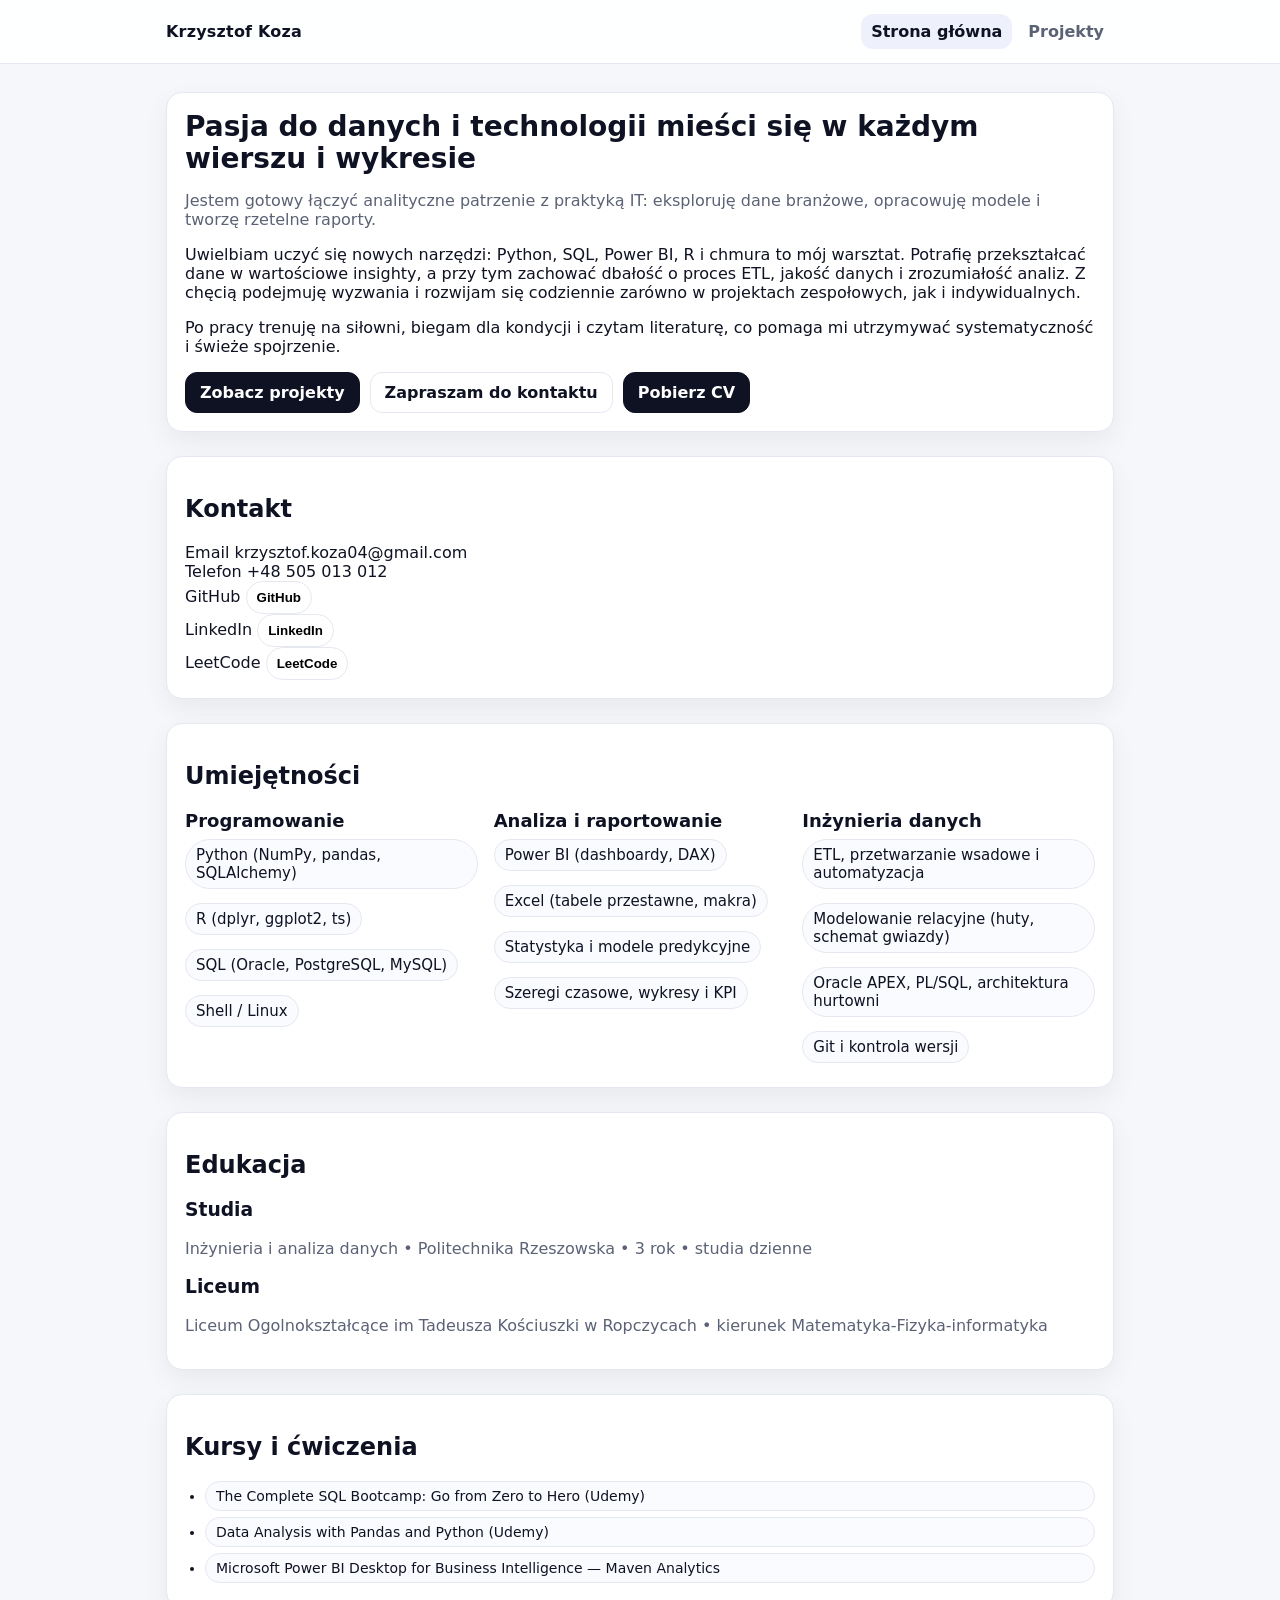
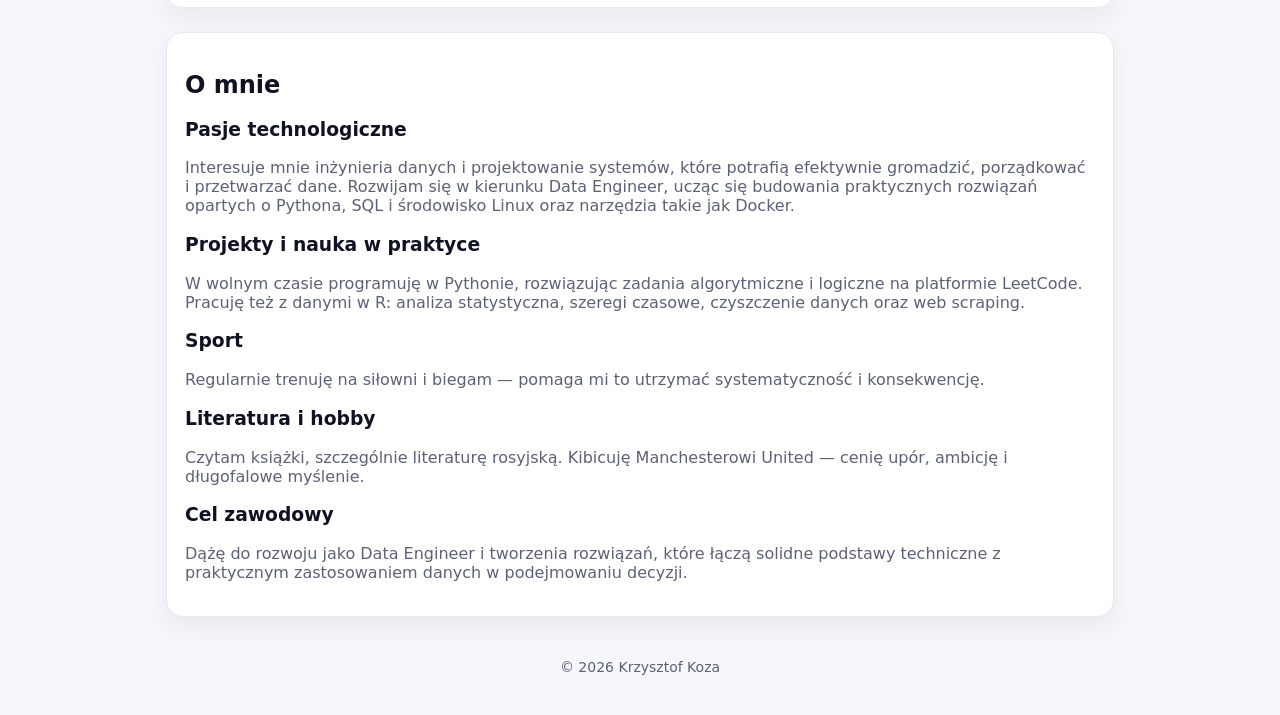
<file: index.html>
<!DOCTYPE html>
<html lang="pl">
<head>
  <meta charset="UTF-8" />
  <meta name="viewport" content="width=device-width, initial-scale=1.0" />
  <title>Strona główna – Krzysztof Koza</title>
  <link rel="stylesheet" href="style.css" />
</head>
<body>
  <header class="topbar">
    <div class="topbar-inner">
      <a class="brand" href="index.html">Krzysztof Koza</a>

      <nav class="nav">
        <a class="nav-link active" href="index.html">Strona główna</a>
        <a class="nav-link" href="projects.html">Projekty</a>
      </nav>
    </div>
  </header>

  <main class="page">
    <!-- HERO: zostaje jako kafelek, ale tylko 1 akapit + ładniejsze przyciski -->
    <section class="card hero">
      <div>
        <h1>Pasja do danych i technologii mieści się w każdym wierszu i wykresie</h1>
        <p class="muted">
          Jestem gotowy łączyć analityczne patrzenie z praktyką IT: eksploruję dane branżowe, opracowuję modele i tworzę rzetelne raporty.
        </p>

        <p class="summary">
          Uwielbiam uczyć się nowych narzędzi: Python, SQL, Power BI, R i chmura to mój warsztat. Potrafię przekształcać dane w wartościowe insighty,
          a przy tym zachować dbałość o proces ETL, jakość danych i zrozumiałość analiz. Z chęcią podejmuję wyzwania i rozwijam się codziennie
          zarówno w projektach zespołowych, jak i indywidualnych.
        </p>

        <p class="summary">
          Po pracy trenuję na siłowni, biegam dla kondycji i czytam literaturę, co pomaga mi utrzymywać systematyczność i świeże spojrzenie.
        </p>

        <div class="cta">
          <a class="btn" href="projects.html">Zobacz projekty</a>
          <a class="btn secondary" href="#contact">Zapraszam do kontaktu</a>
          <a class="btn" href="assets/Krzysztof Koza cv (1).pdf" target="_blank">Pobierz CV</a>
        </div>
      </div>
    </section>

    <!-- KONTAKT: zostaje jak jest (kafelek pełnej szerokości) -->
    <section id="contact" class="card contact-card">
      <h2>Kontakt</h2>

      <div class="contact-grid">
        <div>
          <span class="label">Email</span>
          <a href="mailto:krzysztof.koza04@gmail.com">krzysztof.koza04@gmail.com</a>
        </div>

        <div>
          <span class="label">Telefon</span>
          <a href="tel:+48505013012">+48 505 013 012</a>
        </div>

        <div>
          <span class="label">GitHub</span>
          <button class="pill" onclick="window.open('https://github.com/krzysztofkoza04', '_blank')">GitHub</button>
        </div>

        <div>
          <span class="label">LinkedIn</span>
          <button class="pill" onclick="window.open('https://www.linkedin.com/in/krzysztof-koza-607a46303/', '_blank')">LinkedIn</button>
        </div>

        <div>
          <span class="label">LeetCode</span>
          <button class="pill" onclick="window.open('https://leetcode.com/u/krzysztof04-koza/', '_blank')">LeetCode</button>
        </div>
      </div>
    </section>

    <section class="card">
      <h2>Umiejętności</h2>
      <div class="skill-grid">
        <div>
          <h3>Programowanie</h3>
          <ul class="tags">
            <li>Python (NumPy, pandas, SQLAlchemy)</li>
            <li>R (dplyr, ggplot2, ts)</li>
            <li>SQL (Oracle, PostgreSQL, MySQL)</li>
            <li>Shell / Linux</li>
          </ul>
        </div>

        <div>
          <h3>Analiza i raportowanie</h3>
          <ul class="tags">
            <li>Power BI (dashboardy, DAX)</li>
            <li>Excel (tabele przestawne, makra)</li>
            <li>Statystyka i modele predykcyjne</li>
            <li>Szeregi czasowe, wykresy i KPI</li>
          </ul>
        </div>

        <div>
          <h3>Inżynieria danych</h3>
          <ul class="tags">
            <li>ETL, przetwarzanie wsadowe i automatyzacja</li>
            <li>Modelowanie relacyjne (huty, schemat gwiazdy)</li>
            <li>Oracle APEX, PL/SQL, architektura hurtowni</li>
            <li>Git i kontrola wersji</li>
          </ul>
        </div>
      </div>
    </section>

    <!-- EDUKACJA: osobny, długi kafelek jak Kontakt -->
    <section class="card">
      <h2>Edukacja</h2>
      <div class="item">
        <h3>Studia </h3>
        <p class="muted">Inżynieria i analiza danych •  Politechnika Rzeszowska • 3 rok • studia dzienne</p>
      </div>
      <div class="item">
        <h3>Liceum</h3>
        <p class="muted">Liceum Ogolnokształcące im Tadeusza Kościuszki w Ropczycach • kierunek Matematyka-Fizyka-informatyka</p>
      </div>
    </section>

    <section class="card">
      <h2>Kursy i ćwiczenia</h2>
      <ul class="tags list-vertical">
        <li>The Complete SQL Bootcamp: Go from Zero to Hero (Udemy)</li>
        <li>Data Analysis with Pandas and Python (Udemy)</li>
        <li>Microsoft Power BI Desktop for Business Intelligence — Maven Analytics</li>
      </ul>
    </section>

    <!-- O MNIE: na dole jako rozdziały/sekcje -->
    <section class="card">
      <h2>O mnie</h2>

      <div class="item">
        <h3>Pasje technologiczne</h3>
        <p class="muted">
          Interesuje mnie inżynieria danych i projektowanie systemów, które potrafią efektywnie gromadzić, porządkować
          i przetwarzać dane. Rozwijam się w kierunku Data Engineer, ucząc się budowania praktycznych rozwiązań
          opartych o Pythona, SQL i środowisko Linux oraz narzędzia takie jak Docker.
        </p>
      </div>

      <div class="item">
        <h3>Projekty i nauka w praktyce</h3>
        <p class="muted">
          W wolnym czasie programuję w Pythonie, rozwiązując zadania algorytmiczne i logiczne na platformie LeetCode.
          Pracuję też z danymi w R: analiza statystyczna, szeregi czasowe, czyszczenie danych oraz web scraping.
        </p>
      </div>

      <div class="item">
        <h3>Sport</h3>
        <p class="muted">
          Regularnie trenuję na siłowni i biegam — pomaga mi to utrzymać systematyczność i konsekwencję.
        </p>
      </div>

      <div class="item">
        <h3>Literatura i hobby</h3>
        <p class="muted">
          Czytam książki, szczególnie literaturę rosyjską. Kibicuję Manchesterowi United — cenię upór,
          ambicję i długofalowe myślenie.
        </p>
      </div>

      <div class="item">
        <h3>Cel zawodowy</h3>
        <p class="muted">
          Dążę do rozwoju jako Data Engineer i tworzenia rozwiązań, które łączą solidne podstawy techniczne
          z praktycznym zastosowaniem danych w podejmowaniu decyzji.
        </p>
      </div>
    </section>

    <footer class="footer muted">
      © 2026 Krzysztof Koza
    </footer>
  </main>
</body>
</html>
</file>
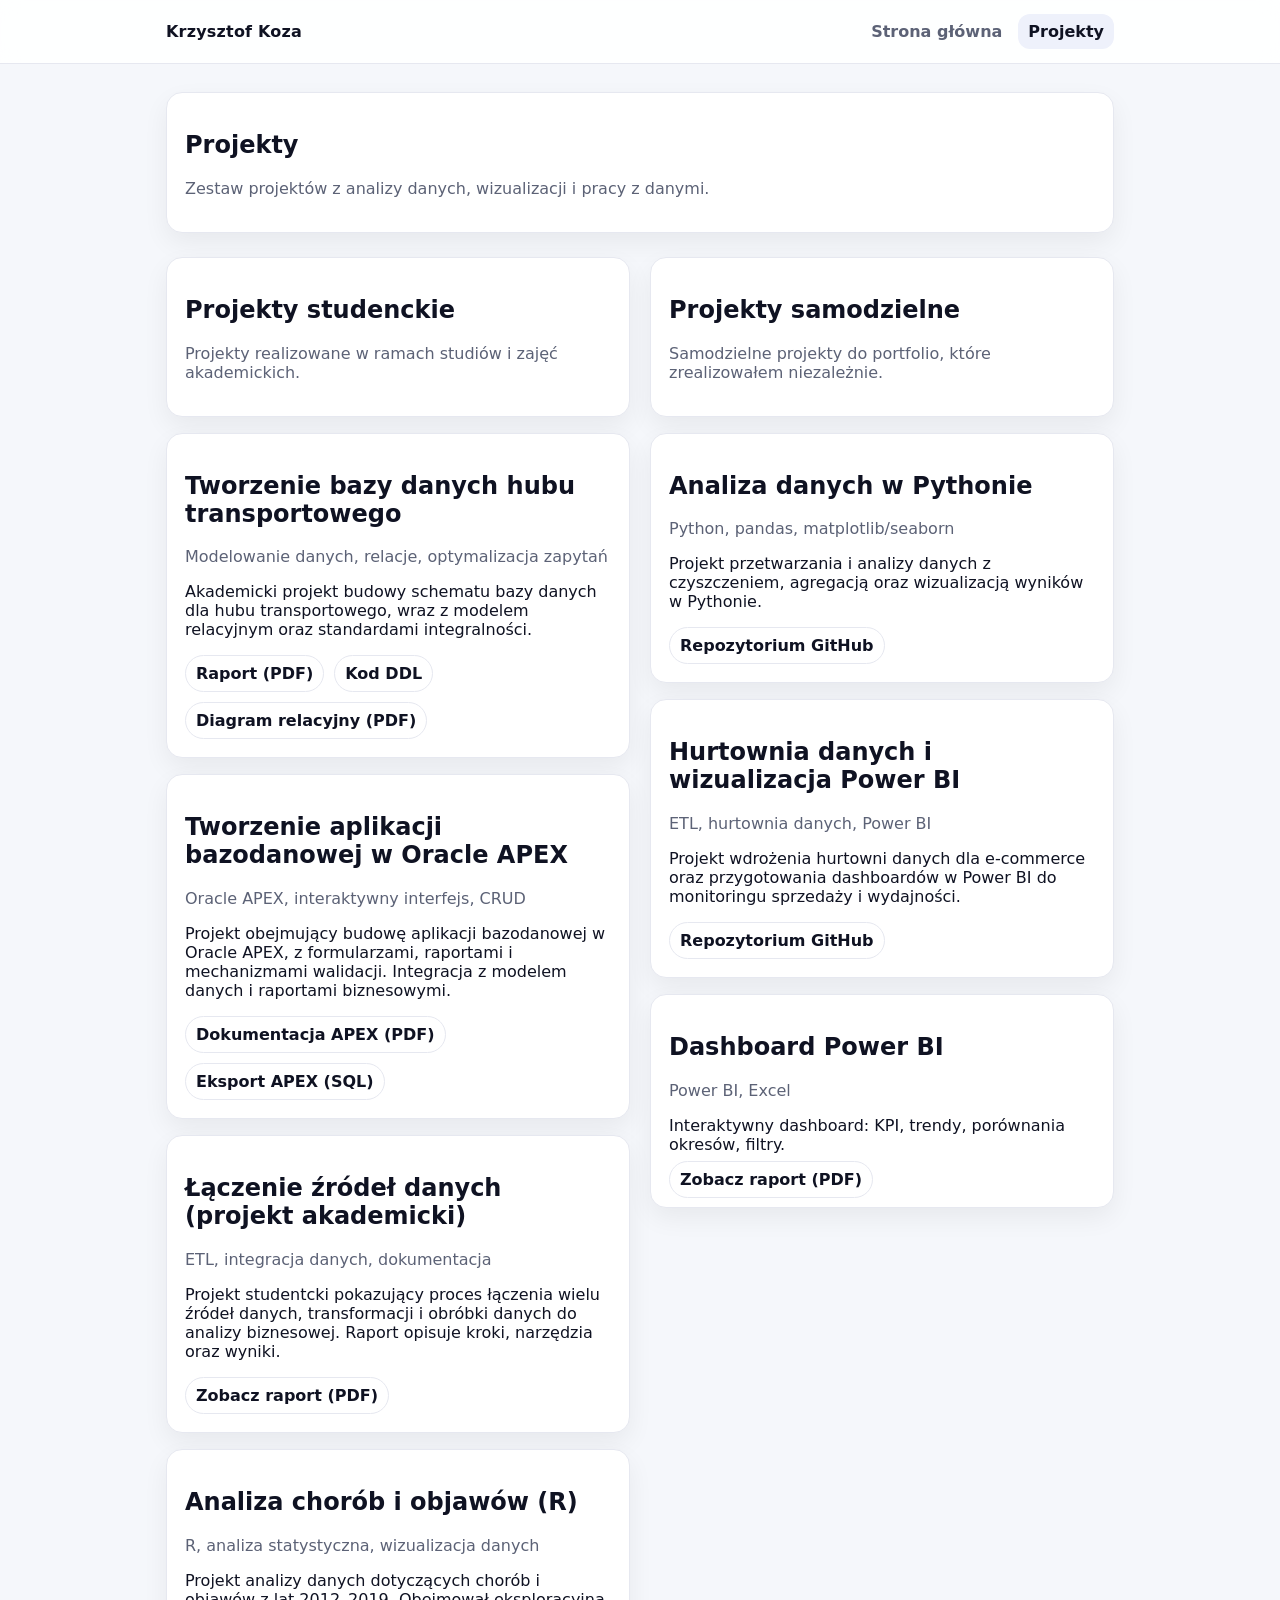
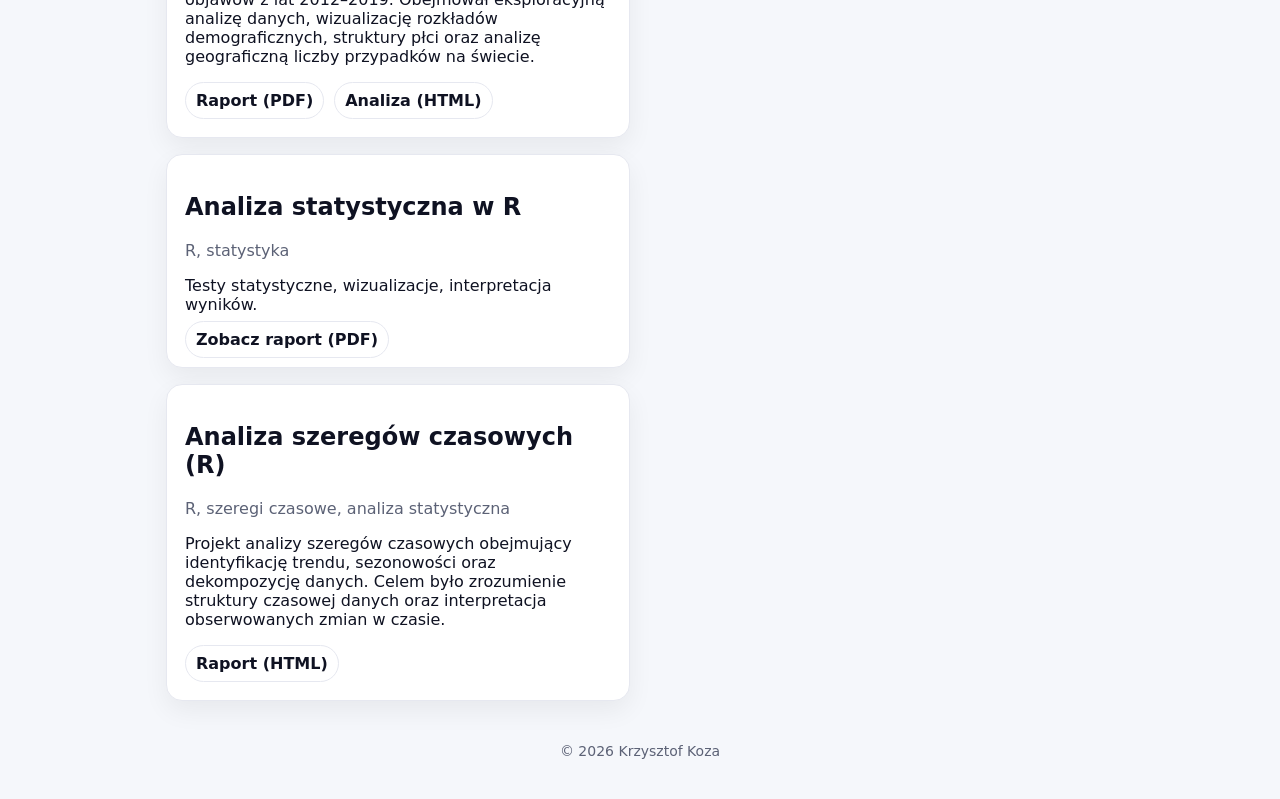
<file: projects.html>
<!DOCTYPE html>
<html lang="pl">
<head>
  <meta charset="UTF-8" />
  <meta name="viewport" content="width=device-width, initial-scale=1.0" />
  <title>Projekty – Krzysztof Koza</title>
  <link rel="stylesheet" href="style.css" />
</head>
<body>
  <header class="topbar">
    <div class="topbar-inner">
      <a class="brand" href="index.html">Krzysztof Koza</a>

      <nav class="nav">
        <a class="nav-link" href="index.html">Strona główna</a>
        <a class="nav-link active" href="projects.html">Projekty</a>
      </nav>
    </div>
  </header>

  <main class="page">
    <section class="card">
      <h1>Projekty</h1>
      <p class="muted">Zestaw projektów z analizy danych, wizualizacji i pracy z danymi.</p>
    </section>

    <div class="project-columns">
      <div class="project-col project-left">
        <section class="card">
          <h2>Projekty studenckie</h2>
          <p class="muted">Projekty realizowane w ramach studiów i zajęć akademickich.</p>
        </section>

        <section class="card">
          <h2>Tworzenie bazy danych hubu transportowego</h2>
          <p class="muted">Modelowanie danych, relacje, optymalizacja zapytań</p>
          <p>
            Akademicki projekt budowy schematu bazy danych dla hubu transportowego, wraz z modelem relacyjnym oraz standardami integralności.
          </p>
          <div class="links">
            <a class="pill" href="assets/Projekt Bazy.pdf" target="_blank">Raport (PDF)</a>
            <a class="pill" href="assets/nf3_code.ddl" target="_blank">Kod DDL</a>
            
            <a class="pill" href="assets/Relational_1.pdf" target="_blank">Diagram relacyjny (PDF)</a>
          </div>
        </section>

        <section class="card">
          <h2>Tworzenie aplikacji bazodanowej w Oracle APEX</h2>
          <p class="muted">Oracle APEX, interaktywny interfejs, CRUD</p>
          <p>
            Projekt obejmujący budowę aplikacji bazodanowej w Oracle APEX, z formularzami, raportami i mechanizmami walidacji. Integracja z modelem danych i raportami biznesowymi.
          </p>
          <div class="links">
            <a class="pill" href="assets/Projekt aplikacji bazodanowej.pdf" target="_blank">Dokumentacja APEX (PDF)</a>
            <a class="pill" href="assets/Aplikacja_HUB_MORSKI_APEX.sql" target="_blank">Eksport APEX (SQL)</a>
          </div>
        </section>

        <section class="card">
          <h2>Łączenie źródeł danych (projekt akademicki)</h2>
          <p class="muted">ETL, integracja danych, dokumentacja</p>
          <p>
            Projekt studentcki pokazujący proces łączenia wielu źródeł danych, transformacji i obróbki danych do analizy biznesowej. Raport opisuje kroki, narzędzia oraz wyniki.
          </p>
          <div class="links">
            <a class="pill" href="assets/laczenie-zrodel-danych.pdf" download>Zobacz raport (PDF)</a>
          </div>
        </section>

        <section class="card">
          <h2>Analiza chorób i objawów (R)</h2>
          <p class="muted">R, analiza statystyczna, wizualizacja danych</p>
          <p>
            Projekt analizy danych dotyczących chorób i objawów z lat 2012–2019.
            Obejmował eksploracyjną analizę danych, wizualizację rozkładów demograficznych,
            struktury płci oraz analizę geograficzną liczby przypadków na świecie.
          </p>
          <div class="links">
            <a class="pill" href="assets/Choroby.pdf" target="_blank">
              Raport (PDF)
            </a>
            <a class="pill" href="assets/R_poejkt.html" target="_blank">
              Analiza (HTML)
            </a>
          </div>
        </section>

        <section class="card">
          <h2>Analiza statystyczna w R</h2>
          <p class="muted">R, statystyka</p>
          <p>
            Testy statystyczne, wizualizacje, interpretacja wyników.
          </p>
          <a class="pill" href="assets/statystyka-projekt (2).pdf" target="_blank">
            Zobacz raport (PDF)
          </a>
        </section>

        <section class="card">
          <h2>Analiza szeregów czasowych (R)</h2>
          <p class="muted">R, szeregi czasowe, analiza statystyczna</p>
          <p>
            Projekt analizy szeregów czasowych obejmujący identyfikację trendu,
            sezonowości oraz dekompozycję danych. Celem było zrozumienie struktury
            czasowej danych oraz interpretacja obserwowanych zmian w czasie.
          </p>
          <div class="links">
            <a class="pill" href="assets/projektszeregi.html" target="_blank">Raport (HTML)</a>
          </div>
        </section>
      </div>

      <div class="project-col project-right">
        <section class="card">
          <h2>Projekty samodzielne</h2>
          <p class="muted">Samodzielne projekty do portfolio, które zrealizowałem niezależnie.</p>
        </section>

        <section class="card">
          <h2>Analiza danych w Pythonie</h2>
          <p class="muted">Python, pandas, matplotlib/seaborn</p>
          <p>Projekt przetwarzania i analizy danych z czyszczeniem, agregacją oraz wizualizacją wyników w Pythonie.</p>
          <div class="links">
            <a class="pill" href="https://github.com/krzysztofkoza04/wages-inflation-unemployment-analysis-poland" target="_blank">Repozytorium GitHub</a>
          </div>
        </section>

        <section class="card">
          <h2>Hurtownia danych i wizualizacja Power BI</h2>
          <p class="muted">ETL, hurtownia danych, Power BI</p>
          <p>Projekt wdrożenia hurtowni danych dla e-commerce oraz przygotowania dashboardów w Power BI do monitoringu sprzedaży i wydajności.</p>
          <div class="links">
            <a class="pill" href="https://github.com/krzysztofkoza04/ecommerce-data-warehouse-project" target="_blank">Repozytorium GitHub</a>
          </div>
        </section>

        <section class="card">
          <h2>Dashboard Power BI</h2>
          <p class="muted">Power BI, Excel</p>
          <p>Interaktywny dashboard: KPI, trendy, porównania okresów, filtry.</p>
          <a class="pill" href="assets/financials.pdf" target="_blank">Zobacz raport (PDF)</a>
        </section>
      </div>
    </div>


    <footer class="footer muted">
      © 2026 Krzysztof Koza
    </footer>
  </main>
</body>
</html>
</file>
<file: style.css>
* { box-sizing: border-box; }

:root {
  --bg: #f5f7fb;
  --card: #ffffff;
  --text: #0f1222;
  --muted: #5c6276;
  --border: #e6e8f0;
  --shadow: 0 10px 26px rgba(0,0,0,0.06);
  --radius: 16px;
}

body {
  margin: 0;
  font-family: system-ui, -apple-system, Segoe UI, Roboto, Arial, sans-serif;
  background: var(--bg);
  color: var(--text);
}

a { color: inherit; text-decoration: none; }
a:hover { text-decoration: underline; }

.topbar {
  position: sticky;
  top: 0;
  background: rgba(255,255,255,0.9);
  backdrop-filter: blur(10px);
  border-bottom: 1px solid var(--border);
  z-index: 10;
}

.topbar-inner {
  max-width: 980px;
  margin: 0 auto;
  padding: 14px 16px;
  display: flex;
  align-items: center;
  justify-content: space-between;
  gap: 12px;
}

.brand {
  font-weight: 800;
  letter-spacing: 0.2px;
}

.nav {
  display: flex;
  align-items: center;
  gap: 6px;
  flex-wrap: wrap;
}

.nav-link {
  padding: 8px 10px;
  border-radius: 12px;
  color: var(--muted);
  font-weight: 600;
}

.nav-link:hover {
  background: #f0f2f8;
  text-decoration: none;
}

.nav-link.active {
  color: var(--text);
  background: #eef1fb;
}

.nav-link.disabled {
  opacity: 0.5;
  cursor: not-allowed;
  pointer-events: none;
}

.page {
  max-width: 980px;
  margin: 28px auto 40px;
  padding: 0 16px;

  display: flex;
  flex-direction: column;
  gap: 24px; /* 🔥 TO JEST KLUCZ */
}

.project-columns {
  display: grid;
  gap: 20px;
}

.project-col {
  display: flex;
  flex-direction: column;
  gap: 16px;
}

@media (min-width: 860px) {
  .project-columns {
    grid-template-columns: 1fr 1fr;
  }
}

.card {
  background: var(--card);
  border: 1px solid var(--border);
  border-radius: var(--radius);
  box-shadow: var(--shadow);
  padding: 18px;
}

.hero h1 {
  margin: 0 0 10px 0;
  font-size: 28px;
  line-height: 1.15;
}

.muted { color: var(--muted); }
.summary { margin-top: 12px; }

.grid {
  margin-top: 14px;
  display: grid;
  grid-template-columns: 1fr;
  gap: 14px;
}

@media (min-width: 860px) {
  .grid { grid-template-columns: 1fr 1fr; }
}

.skill-grid {
  display: grid;
  gap: 16px;
}

@media (min-width: 860px) {
  .skill-grid { grid-template-columns: repeat(3, minmax(0, 1fr)); }
}

.skill-grid h3 {
  margin: 0 0 8px;
  font-size: 18px;
}

.skill-grid .tags {
  margin: 0;
  padding: 0;
  list-style: none;
}

.skill-grid .tags li {
  margin-bottom: 6px;
  color: var(--text);
  font-size: 15px;
}

.tags {
  list-style: none;
  padding: 0;
  margin: 10px 0 0;
  display: flex;
  flex-wrap: wrap;
  gap: 8px;
}

.tags.list-vertical {
  display: block;
  gap: 0;
  margin-left: 0;
}

.tags.list-vertical li {
  list-style-type: disc;
  margin-left: 20px;
  margin-bottom: 6px;
}

.tags li {
  border: 1px solid var(--border);
  padding: 6px 10px;
  border-radius: 999px;
  background: #fafbff;
  font-size: 14px;
}

.item { margin-top: 10px; }

.links {
  margin-top: 12px;
  display: flex;
  gap: 10px;
  flex-wrap: wrap;
  align-items: center;
}

.cta {
  margin-top: 14px;
  display: flex;
  gap: 10px;
  flex-wrap: wrap;
}

.btn {
  display: inline-block;
  padding: 10px 14px;
  border-radius: 12px;
  font-weight: 700;
  border: 1px solid #0f1222;
  background: #0f1222;
  color: #fff;
  text-decoration: none;
}

.btn:hover { text-decoration: none; opacity: 0.92; }

.btn.secondary {
  background: #fff;
  color: var(--text);
  border: 1px solid var(--border);
}

.pill {
  padding: 8px 10px;
  border-radius: 999px;
  border: 1px solid var(--border);
  background: #fff;
  font-weight: 600;
}

.footer {
  margin-top: 18px;
  text-align: center;
  font-size: 14px;
}
</file>
